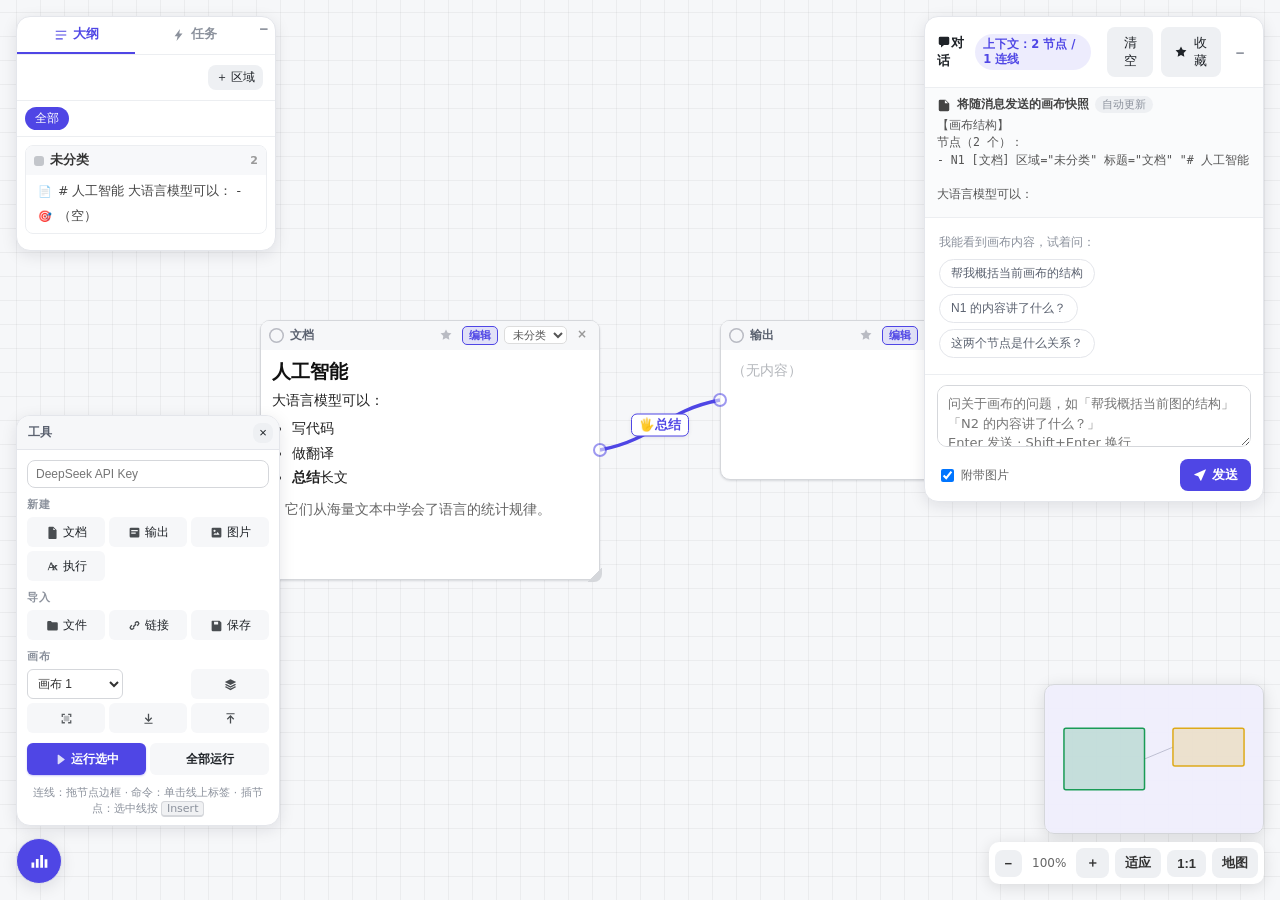
<file: index.html>
<!DOCTYPE html>
<html lang="zh-CN">
<head>
<meta charset="UTF-8" />
<meta name="viewport" content="width=device-width, initial-scale=1.0, maximum-scale=1.0, user-scalable=no, viewport-fit=cover" />
<meta name="mobile-web-app-capable" content="yes" />
<meta name="apple-mobile-web-app-capable" content="yes" />
<meta name="apple-mobile-web-app-status-bar-style" content="black-translucent" />
<title>MutipleChat · 节点画布</title>
<link rel="stylesheet" href="./styles.css" />
</head>
<body>

<div id="stage">
  <div id="canvasWrap">
    <div id="toast"></div>
    <!-- 空画布引导：无节点时显示，只有一个按钮吃指针事件 -->
    <div id="emptyHint" hidden>
      <div class="eh-card">
        <div class="eh-title">画布是空的</div>
        <ol class="eh-steps">
          <li>新建一个<b>文档节点</b>，写下你想处理的内容</li>
          <li>从节点<b>边框</b>拖出连线，连到另一个节点</li>
          <li>点击连线中间的标签写命令，按 <kbd>Alt</kbd>+<kbd>Enter</kbd> 执行</li>
        </ol>
        <div class="eh-actions">
          <button id="emptyAddDoc">＋ 新建文档节点</button>
          <button class="ghost" id="emptyImport">导入文件</button>
        </div>
      </div>
    </div>
    <!-- 框选模式提示条：进入框选才显示 -->
    <div id="selectHint" hidden>⬚ 拖拽框选要收藏的节点与连线 · Esc 取消</div>
    <div id="canvas">
      <div id="world">
        <svg id="edges"></svg>
      </div>
      <!-- 框选遮罩：相对 #canvas 定位，屏幕坐标（不随缩放） -->
      <div id="selectBox" hidden></div>
    </div>
    <div id="minimap"><canvas></canvas></div>
    <div id="viewctl">
      <button id="zoomOut" title="缩小">−</button>
      <span id="zoomLabel">100%</span>
      <button id="zoomIn" title="放大">＋</button>
      <button id="fit" title="适应全部内容">适应</button>
      <button id="reset1" title="100% 居中">1:1</button>
      <button id="toggleMap" title="显示/隐藏小地图">地图</button>
    </div>
    <!-- 工具栏：悬浮面板，默认贴左下；头部可拖拽，× 收起（回到悬浮球） -->
    <div id="toolbar">
      <div class="tb-head">
        <span class="tb-title">工具</span>
        <span class="tb-spacer"></span>
        <button class="ghost icon-only tb-fold" id="toolbarFold" title="收起工具栏">×</button>
      </div>
      <div class="tb-body">
      <input id="apiKey" class="key" type="password" placeholder="DeepSeek API Key" autocomplete="off" />
      <!-- 分组：新建 | 导入 | 画布 | 数据 | 运行（紧凑图标网格，主操作独占一行） -->
      <div class="tb-section">
        <div class="tb-label">新建</div>
        <div class="tb-group">
          <button class="ghost" id="addDoc" title="新建文档节点"><i class="ic ic-doc"></i>文档</button>
          <button class="ghost" id="addOutput" title="新建输出节点"><i class="ic ic-out"></i>输出</button>
          <button class="ghost" id="addImg" title="新建图片节点"><i class="ic ic-img"></i>图片</button>
          <button class="ghost" id="addExec" title="新建执行节点"><i class="ic ic-run"></i>执行</button>
        </div>
      </div>
      <div class="tb-section">
        <div class="tb-label">导入</div>
        <div class="tb-group">
          <button class="ghost" id="importFiles" title="导入本地文件为文档节点"><i class="ic ic-file"></i>文件</button>
          <button class="ghost" id="importUrl" title="抓取网页正文为文档节点"><i class="ic ic-link"></i>链接</button>
          <button class="ghost" id="saveCanvas" title="保存到本地"><i class="ic ic-save"></i>保存</button>
        </div>
      </div>
      <div class="tb-section">
        <div class="tb-label">画布</div>
        <div class="tb-group">
          <select id="canvasPicker" title="切换画布"></select>
          <button class="ghost icon-only" id="canvasMenu" title="画布管理"><i class="ic ic-stack"></i></button>
          <button class="ghost icon-only" id="favSubgraph" title="框选一部分节点和连线收藏"><i class="ic ic-select"></i></button>
          <button class="ghost icon-only" id="exportJson" title="导出为 JSON 文件"><i class="ic ic-down"></i></button>
          <button class="ghost icon-only" id="importJson" title="从 JSON 文件导入"><i class="ic ic-up"></i></button>
        </div>
      </div>
      <div class="tb-section">
        <div class="tb-group tb-run">
          <button id="runSel" title="运行选中的连线或节点（Alt+Enter）"><i class="ic ic-play"></i>运行选中</button>
          <button class="ghost" id="runAll" title="按拓扑顺序运行整张画布">全部运行</button>
        </div>
      </div>
      <input type="file" id="filePicker" multiple style="display:none"
             accept=".txt,.md,.markdown,.csv,.json,.log,.js,.ts,.py,.html,.css,.xml,.yaml,.yml,image/*" />
      <input type="file" id="jsonPicker" accept=".json" style="display:none" />
      <span id="hint">
        连线：拖节点边框 · 命令：单击线上标签 · 插节点：选中线按 <kbd>Insert</kbd>
      </span>
      </div>
    </div>
    <!-- 悬浮球：工具栏收起后的入口 -->
    <button id="toolbarFab" title="打开工具栏（≡）" aria-label="打开工具栏"><i class="ic ic-tools"></i></button>
    <!-- 画布管理浮层：由 #canvasMenu 切换显示，位置在 JS 里贴着按钮算 -->
    <div id="canvasPanel" role="menu" aria-label="画布管理">
      <div class="cp-title">当前：<span id="cpCurrent">—</span></div>
      <button id="cpNew">＋ 新建画布</button>
      <button id="cpRename">✏ 重命名当前</button>
      <button id="cpDuplicate">⧉ 复制当前</button>
      <button id="cpDelete" class="danger">删除当前</button>
    </div>

    <aside id="outline">
    <div class="ol-tabs">
      <span class="ol-tab active" data-tab="outline"><i class="ic ic-outline"></i>大纲</span>
      <span class="ol-tab" data-tab="tasks"><i class="ic ic-task"></i>任务</span>
      <!-- 折叠按钮：折叠后只剩这一行标题栏（浮窗可拖拽，不再挪出屏幕） -->
      <button class="panel-fold" id="olClose" title="折叠/展开大纲">−</button>
    </div>
    <div class="ol-pane" id="paneOutline">
      <div class="ol-head">
        <span class="spacer"></span>
        <button class="ghost small" id="addZone">＋ 区域</button>
      </div>
      <div id="levelFilter"></div>
      <div class="ol-body" id="outlineBody"></div>
    </div>
    <div class="ol-pane" id="paneTasks" style="display:none">
      <div class="ol-head">
        <span class="spacer"></span>
        <button class="ghost small" id="addTask">＋ 新建任务</button>
      </div>
      <div class="ol-body" id="taskBody"></div>
    </div>
  </aside>

    <aside id="sidebar">
    <div class="sb-head">
      <span><i class="ic ic-chat"></i>对话</span>
      <span class="chip" id="ctxChip">上下文：0 节点</span>
      <span class="spacer"></span>
      <button class="ghost" id="clearChat" title="清空对话">清空</button>
      <button class="ghost" id="openFavorites" title="收藏（节点）"><i class="ic ic-star"></i>收藏</button>
      <button class="panel-fold" id="sbClose" title="折叠/展开对话">−</button>
    </div>
    <!-- 收藏面板：查阅优先（只读预览），预览里的按钮才导入到画布 -->
    <div id="favPanel" hidden>
      <div class="fav-bar">
        <span>收藏（节点）</span>
        <span class="spacer"></span>
        <button class="ghost" id="favPullChatTool" title="从 ChatTool 拉取收藏，先收进左侧列表；再逐条或全部导入画布">从 ChatTool 拉取</button>
        <button class="ghost" id="favPullAll" title="把收藏里所有 ChatTool 卡片导入到当前画布">全部导入</button>
        <button class="ghost" id="favClose" title="关闭">×</button>
      </div>
      <div id="favList"></div>
      <div id="favPreview"><div class="fav-empty">选择左边一条收藏查看</div></div>
    </div>
    <div class="sb-body">
      <div id="snapshot">
        <div class="snap-title"><i class="ic ic-clip"></i>将随消息发送的画布快照 <span class="snap-sub">自动更新</span></div>
        <pre id="snapText">（空画布）</pre>
        <div class="thumbs" id="snapThumbs"></div>
      </div>
      <div id="msgs">
        <!-- 空态引导：由 chat.js 在无消息时显示；点击只填入输入框，不自动发送 -->
        <div id="chatEmpty">
          <div class="ce-title">我能看到画布内容，试着问：</div>
          <button class="ce-chip" data-fill="帮我概括当前画布的结构">帮我概括当前画布的结构</button>
          <button class="ce-chip" data-fill="N1 的内容讲了什么？">N1 的内容讲了什么？</button>
          <button class="ce-chip" data-fill="画布上这两个节点之间是什么关系？">这两个节点是什么关系？</button>
        </div>
      </div>
      <div class="sb-input">
        <textarea id="chatInput" placeholder="问关于画布的问题，如「帮我概括当前图的结构」「N2 的内容讲了什么？」&#10;Enter 发送 · Shift+Enter 换行"></textarea>
        <div class="sb-actions">
          <label><input type="checkbox" id="includeImages" checked> 附带图片</label>
          <span class="grow"></span>
          <button id="sendMsg"><i class="ic ic-send"></i>发送</button>
        </div>
      </div>
    </div>
  </aside>
  </div>
</div>


<script type="module" src="./js/main.js"></script>
</body>
</html>
</file>
<file: styles.css>
/* =======================================================================
     设计 token
     -----------------------------------------------------------------------
     分三层，改主题只改这里：
       1) 品牌色（accent / -weak / -hover）
       2) 中性层级（surface 面 → subtle 次级面 → line 线 → ink 文字三级）
       3) 语义色（ok / warn / danger）+ 阴影/圆角/动效时长
     为什么保留 --border / --bg / --node-bg / --line 旧名：
     全文件已有 ~50 处引用，一次性改名会把这次改动变成不可读的大 diff。
     旧名 = 新 token 的别名，新代码一律用新名。
     ======================================================================= */
  :root {
    /* 品牌色 */
    --accent: #4f46e5;
    --accent-hover: #4338ca;
    --accent-weak: #eef2ff;
    --accent-weak-2: rgba(79,70,229,.12);

    /* 中性层级 */
    --surface: #ffffff;
    --surface-2: #fafbfc;
    --subtle: #f6f7f9;
    --subtle-2: #eef0f3;
    --subtle-3: #e2e5ea;
    --line: #9aa0a6;          /* 连线/强分隔 */
    --line-2: #e4e6eb;        /* 卡片描边 */
    --ink: #1f2328;
    --ink-2: #5b6270;
    --ink-3: #8b919c;

    /* 语义色 */
    --ok: #16a34a;
    --ok-weak: #ecfdf5;
    --warn: #f59e0b;
    --danger: #dc2626;

    /* 阴影 / 圆角 / 动效 */
    --sh-1: 0 1px 2px rgba(16,24,40,.06), 0 1px 3px rgba(16,24,40,.08);
    --sh-2: 0 4px 16px rgba(16,24,40,.10);
    --sh-3: 0 12px 32px rgba(16,24,40,.16);
    --r-1: 6px;
    --r-2: 10px;
    --r-3: 14px;
    --dur: .15s;

    /* 旧名别名（勿在新代码里使用） */
    --bg: var(--subtle);
    --node-bg: var(--surface);
    --border: #d5d7db;
  }

  /* =======================================================================
     图标：mask-image 绘制，随文字颜色变化，不依赖任何 Emoji 字体
     -----------------------------------------------------------------------
     之前工具栏用 📂 💾 ⬚ 🗂 等字符，在没有彩色 Emoji 字体的设备上
     直接渲染成 ☒ 豆腐块（三档截图均实测复现）。改成 CSS mask 后：
       · 矢量，任意 DPI 清晰；
       · 用 currentColor 着色，图标自动跟按钮 hover/禁用变色；
       · 降级安全：mask 不支持时只剩一块透明，文字标签仍在。
     ======================================================================= */
  .ic {
    display: inline-block; width: 14px; height: 14px;
    flex: none; vertical-align: -2px;
    background-color: currentColor;
    -webkit-mask-repeat: no-repeat; mask-repeat: no-repeat;
    -webkit-mask-position: center; mask-position: center;
    -webkit-mask-size: contain; mask-size: contain;
  }
  button .ic { margin-right: 5px; }
  button.icon-only { padding: 7px 9px; }
  button.icon-only .ic { margin-right: 0; }

  .ic-doc { -webkit-mask-image: var(--ic-doc); mask-image: var(--ic-doc); }
  .ic-out { -webkit-mask-image: var(--ic-out); mask-image: var(--ic-out); }
  .ic-img { -webkit-mask-image: var(--ic-img); mask-image: var(--ic-img); }
  .ic-run { -webkit-mask-image: var(--ic-run); mask-image: var(--ic-run); }
  .ic-play { -webkit-mask-image: var(--ic-play); mask-image: var(--ic-play); }
  .ic-file { -webkit-mask-image: var(--ic-file); mask-image: var(--ic-file); }
  .ic-link { -webkit-mask-image: var(--ic-link); mask-image: var(--ic-link); }
  .ic-save { -webkit-mask-image: var(--ic-save); mask-image: var(--ic-save); }
  .ic-stack{ -webkit-mask-image: var(--ic-stack); mask-image: var(--ic-stack); }
  .ic-tools { -webkit-mask-image: var(--ic-tools); mask-image: var(--ic-tools); }
  .ic-select{-webkit-mask-image: var(--ic-select); mask-image: var(--ic-select); }
  .ic-down { -webkit-mask-image: var(--ic-down); mask-image: var(--ic-down); }
  .ic-up   { -webkit-mask-image: var(--ic-up); mask-image: var(--ic-up); }
  .ic-chat { -webkit-mask-image: var(--ic-chat); mask-image: var(--ic-chat); }
  .ic-star { -webkit-mask-image: var(--ic-star); mask-image: var(--ic-star); }
  .ic-outline{-webkit-mask-image: var(--ic-outline); mask-image: var(--ic-outline); }
  .ic-task {-webkit-mask-image: var(--ic-task); mask-image: var(--ic-task); }
  .ic-clip {-webkit-mask-image: var(--ic-clip); mask-image: var(--ic-clip); }
  .ic-send {-webkit-mask-image: var(--ic-send); mask-image: var(--ic-send); }

  :root {
    /* 16×16 viewBox 的描边图形，stroke 用 currentColor 的写法不易放进 data URI
       （mask 只看 alpha），所以这里统一用 fill 的实心剪影，单色更清晰。 */
    --ic-doc: url("data:image/svg+xml,%3Csvg xmlns='http://www.w3.org/2000/svg' viewBox='0 0 16 16'%3E%3Cpath d='M4 1h5l4 4v10a1 1 0 0 1-1 1H4a1 1 0 0 1-1-1V2a1 1 0 0 1 1-1zm5 1.5V5h2.5L9 2.5zM5.5 8h5v1.2h-5V8zm0 2.6h5v1.2h-5v-1.2z'/%3E%3C/svg%3E");
    --ic-out: url("data:image/svg+xml,%3Csvg xmlns='http://www.w3.org/2000/svg' viewBox='0 0 16 16'%3E%3Cpath d='M2 3.5A1.5 1.5 0 0 1 3.5 2h9A1.5 1.5 0 0 1 14 3.5v9a1.5 1.5 0 0 1-1.5 1.5h-9A1.5 1.5 0 0 1 2 12.5v-9zM4 5v1.4h8V5H4zm0 3v1.4h5.5V8H4z'/%3E%3C/svg%3E");
    --ic-img: url("data:image/svg+xml,%3Csvg xmlns='http://www.w3.org/2000/svg' viewBox='0 0 16 16'%3E%3Cpath d='M2 3.5A1.5 1.5 0 0 1 3.5 2h9A1.5 1.5 0 0 1 14 3.5v9a1.5 1.5 0 0 1-1.5 1.5h-9A1.5 1.5 0 0 1 2 12.5v-9zm2.2 7.3h7.6L9.4 7.3 7.5 9.7 6.3 8.4 4.2 10.8zM5.6 4.6a1.35 1.35 0 1 0 0 2.7 1.35 1.35 0 0 0 0-2.7z'/%3E%3C/svg%3E");
    --ic-run: url("data:image/svg+xml,%3Csvg xmlns='http://www.w3.org/2000/svg' viewBox='0 0 16 16'%3E%3Cpath d='M2 12.5 5.5 3h1.8l3.5 9.5H9l-.9-2.6H4.1l-.9 2.6H2zm2.6-4h3.2L6.2 4.9 4.6 8.5zM11.4 6h2.9l-2.4 3 2.6 3.5h-2.1L10.5 9.9 9.1 12.5H7.2L9.7 9.5 7.4 6h2l1.2 2L11.4 6z'/%3E%3C/svg%3E");
    --ic-play: url("data:image/svg+xml,%3Csvg xmlns='http://www.w3.org/2000/svg' viewBox='0 0 16 16'%3E%3Cpath d='M4.5 2.8a.8.8 0 0 1 1.22-.67l7 5.2a.8.8 0 0 1 0 1.34l-7 5.2A.8.8 0 0 1 4.5 13.2V2.8z'/%3E%3C/svg%3E");
    --ic-file: url("data:image/svg+xml,%3Csvg xmlns='http://www.w3.org/2000/svg' viewBox='0 0 16 16'%3E%3Cpath d='M1.5 4A1.5 1.5 0 0 1 3 2.5h3l1.4 1.6H13A1.5 1.5 0 0 1 14.5 5.6v6.9A1.5 1.5 0 0 1 13 14H3a1.5 1.5 0 0 1-1.5-1.5V4z'/%3E%3C/svg%3E");
    --ic-link: url("data:image/svg+xml,%3Csvg xmlns='http://www.w3.org/2000/svg' viewBox='0 0 16 16'%3E%3Cpath d='M6.3 9.9a.9.9 0 0 1 0-1.3l2.4-2.4a.9.9 0 1 1 1.3 1.3L7.6 9.9a.9.9 0 0 1-1.3 0z'/%3E%3Cpath d='M9.2 3.4a2.9 2.9 0 0 1 4.1 4.1l-1.5 1.5-1.2-1.2 1.4-1.4A1.2 1.2 0 1 0 10.3 4.7L9 6 7.8 4.8 9.2 3.4zM6.8 12.6a2.9 2.9 0 0 1-4.1-4.1l1.5-1.5 1.2 1.2-1.4 1.4a1.2 1.2 0 0 0 1.7 1.7L7 9.9l1.2 1.2-1.4 1.5z'/%3E%3C/svg%3E");
    --ic-save: url("data:image/svg+xml,%3Csvg xmlns='http://www.w3.org/2000/svg' viewBox='0 0 16 16'%3E%3Cpath d='M2.5 2h9.2L14 4.3v9.2A1.5 1.5 0 0 1 12.5 15h-9A1.5 1.5 0 0 1 2 13.5v-10A1.5 1.5 0 0 1 2.5 2zM5 3.5v3.2h5V3.5H5zM4.5 9.2h7v4.3h-7V9.2z'/%3E%3C/svg%3E");
    --ic-stack: url("data:image/svg+xml,%3Csvg xmlns='http://www.w3.org/2000/svg' viewBox='0 0 16 16'%3E%3Cpath d='M8 1.4 15 5 8 8.6 1 5l7-3.6z'/%3E%3Cpath d='m2.6 7.4 1.4.7L8 10.1l4-2 1.4-.7L15 8.3 8 12 1 8.3l1.6-.9z'/%3E%3Cpath d='m2.6 10.3 1.4.7L8 13l4-2 1.4-.7L15 11.2 8 15l-7-3.8 1.6-.9z'/%3E%3C/svg%3E");
    --ic-select: url("data:image/svg+xml,%3Csvg xmlns='http://www.w3.org/2000/svg' viewBox='0 0 16 16'%3E%3Cpath d='M2 2h4v1.6H3.6V6H2V2zm8 0h4v4h-1.6V3.6H10V2zM2 10h1.6v2.4H6V14H2v-4zm10.4 0H14v4h-4v-1.6h2.4V10z' opacity='.9'/%3E%3Cpath d='M4.6 4.6h6.8v6.8H4.6z' opacity='.35'/%3E%3C/svg%3E");
    --ic-down: url("data:image/svg+xml,%3Csvg xmlns='http://www.w3.org/2000/svg' viewBox='0 0 16 16'%3E%3Cpath d='M7.2 2h1.6v7.1l2.6-2.6 1.1 1.1L8 12.2 3.5 7.6l1.1-1.1 2.6 2.6V2zM3 13.2h10V14.6H3v-1.4z'/%3E%3C/svg%3E");
    --ic-up: url("data:image/svg+xml,%3Csvg xmlns='http://www.w3.org/2000/svg' viewBox='0 0 16 16'%3E%3Cpath d='M7.2 14h1.6V6.9l2.6 2.6 1.1-1.1L8 3.8 3.5 8.4l1.1 1.1 2.6-2.6V14zM3 1.4h10V2.8H3V1.4z'/%3E%3C/svg%3E");
    --ic-chat: url("data:image/svg+xml,%3Csvg xmlns='http://www.w3.org/2000/svg' viewBox='0 0 16 16'%3E%3Cpath d='M2 3.6A1.6 1.6 0 0 1 3.6 2h8.8A1.6 1.6 0 0 1 14 3.6v6.2a1.6 1.6 0 0 1-1.6 1.6H8l-3.4 3v-3H3.6A1.6 1.6 0 0 1 2 9.8V3.6z'/%3E%3C/svg%3E");
    --ic-star: url("data:image/svg+xml,%3Csvg xmlns='http://www.w3.org/2000/svg' viewBox='0 0 16 16'%3E%3Cpath d='m8 1.6 1.9 3.9 4.3.6-3.1 3 .7 4.3L8 11.4l-3.8 2 .7-4.3-3.1-3 4.3-.6L8 1.6z'/%3E%3C/svg%3E");
    --ic-outline: url("data:image/svg+xml,%3Csvg xmlns='http://www.w3.org/2000/svg' viewBox='0 0 16 16'%3E%3Cpath d='M2 3h12v1.4H2V3zm0 4.3h12v1.4H2V7.3zM2 11.6h8v1.4H2v-1.4z'/%3E%3C/svg%3E");
    --ic-task: url("data:image/svg+xml,%3Csvg xmlns='http://www.w3.org/2000/svg' viewBox='0 0 16 16'%3E%3Cpath d='M9.2 1.2 3 9.3h3.4L5.2 14.8 12 6.4H8.3l.9-5.2z'/%3E%3C/svg%3E");
    --ic-clip: url("data:image/svg+xml,%3Csvg xmlns='http://www.w3.org/2000/svg' viewBox='0 0 16 16'%3E%3Cpath d='M3.5 2h6.2L14 6.3v7.2A1.5 1.5 0 0 1 12.5 15h-9A1.5 1.5 0 0 1 2 13.5v-10A1.5 1.5 0 0 1 3.5 2zM9 2.4V6h3.6L9 2.4z'/%3E%3C/svg%3E");
    --ic-tools: url("data:image/svg+xml,%3Csvg xmlns='http://www.w3.org/2000/svg' viewBox='0 0 16 16'%3E%3Cpath d='M2 9.2h2.2v4.2H2V9.2zm3.5-2.8h2.2v7H5.5v-7zM9 3.2h2.2v10.2H9V3.2zM12.5 6.6h2.2v6.8h-2.2V6.6z'/%3E%3C/svg%3E");
    --ic-send: url("data:image/svg+xml,%3Csvg xmlns='http://www.w3.org/2000/svg' viewBox='0 0 16 16'%3E%3Cpath d='M1.7 7.1 14 1.6a.5.5 0 0 1 .66.65L9.4 14.3a.5.5 0 0 1-.93.03L6.3 9.9a.8.8 0 0 0-.4-.4L1.68 8.03a.5.5 0 0 1 .02-.93z'/%3E%3C/svg%3E");
  }
  * { box-sizing: border-box; }
  html, body { margin: 0; height: 100%; overflow: hidden;
    font-family: system-ui, -apple-system, "Segoe UI", "PingFang SC", sans-serif; }
  body { background: var(--bg); }

  #canvas { position: absolute; inset: 0; overflow: hidden; cursor: default; touch-action: none; }
  #canvas.panning { cursor: grabbing; }

  /* ---------- 框选收藏 ---------- */
  /* 框选模式下鼠标变十字，且不要触发画布平移的 grab 光标 */
  #canvas.selecting { cursor: crosshair; }
  #selectBox {
    position: absolute; pointer-events: none; z-index: 5;
    border: 1.5px dashed var(--accent);
    background: rgba(79,70,229,.10);
    border-radius: 4px;
  }
  #selectBox[hidden] { display: none; }
  #selectHint {
    position: absolute; left: 50%; top: 12px; transform: translateX(-50%);
    z-index: 35; pointer-events: none;
    background: rgba(17,24,39,.88); color: #fff;
    font-size: 12px; padding: 6px 12px; border-radius: 999px;
    white-space: nowrap;
  }
  #selectHint[hidden] { display: none; }

  /* ---------- 空画布引导 ---------- */
  /* 整层不吃指针（画布要能继续拖），只有按钮恢复 auto。
     否则首屏会变成「点了空白处却拖不动画布」。 */
  #emptyHint {
    position: absolute; inset: 0; z-index: 12;
    display: flex; align-items: center; justify-content: center;
    pointer-events: none;
    opacity: 0; transition: opacity var(--dur);
  }
  /* [hidden] 必须压过上方的 display:flex，否则空态永远在 */
  #emptyHint[hidden] { display: none; }
  #emptyHint.show { opacity: 1; }
  #emptyHint .eh-card {
    width: min(420px, calc(100% - 48px));
    background: var(--surface); border: 1px solid var(--line-2);
    border-radius: var(--r-3); box-shadow: var(--sh-2);
    padding: 20px 22px; pointer-events: none;
  }
  #emptyHint .eh-title {
    font-size: 16px; font-weight: 700; color: var(--ink); margin-bottom: 10px;
  }
  #emptyHint .eh-steps {
    margin: 0 0 16px; padding-left: 1.3em;
    font-size: 13px; line-height: 1.85; color: var(--ink-2);
  }
  #emptyHint .eh-steps b { color: var(--ink); font-weight: 600; }
  #emptyHint .eh-actions { display: flex; gap: 8px; }
  #emptyHint .eh-actions button { pointer-events: auto; }
  #emptyHint kbd { pointer-events: none; }
  /* 面板里的子图预览 */
  .fav-sub-line { font-size: 11px; color: #888; margin: -4px 0 8px; }
  .fav-node-row {
    padding: 7px 8px; border: 1px solid #eceef1; border-radius: 8px;
    margin-bottom: 6px;
  }
  .fav-node-head { display: flex; align-items: center; gap: 6px; margin-bottom: 3px; }
  .fav-tag {
    font-size: 10px; color: #4f46e5; background: #eef2ff;
    padding: 1px 5px; border-radius: 4px;
  }
  .fav-node-title { font-size: 12px; font-weight: 600; color: #333; }
  .fav-sub-md { font-size: 12px; color: #555; max-height: 120px; overflow: auto; }
  .fav-dim { color: #999; font-size: 12px; }
  .fav-edge-row {
    font-size: 12px; color: #333; padding: 3px 0;
    border-bottom: 1px dashed #f0f1f3;
  }

  /* 布局：画布区 + 右侧侧边栏（flex） */
  /* overflow: hidden —— 折叠的侧栏用 transform 移出屏幕但仍占布局宽度，
     不在 stage 裁剪的话溢出会传到 html，整页出现水平滚动条。 */
  #stage { position: absolute; inset: 0; display: flex; overflow: hidden; }
  #canvasWrap { position: relative; flex: 1 1 auto; min-width: 0; overflow: hidden; }
  #canvasWrap.dropping::after {
    content: '松开以导入文件'; position: absolute; inset: 12px; z-index: 40;
    border: 3px dashed var(--accent); border-radius: 14px;
    display: flex; align-items: center; justify-content: center;
    font-size: 18px; font-weight: 700; color: var(--accent);
    background: rgba(79,70,229,.06); pointer-events: none;
  }

  /* =======================================================================
     悬浮面板（大纲 / 对话 / 工具栏）
     -----------------------------------------------------------------------
     三块面板都是 #canvasWrap 内的 absolute 元素，不占文档流：
     画布始终满宽，位置由 floating.js 拖拽并持久化。
     抽屉/互斥那套（78vw 移出屏幕、body:has() 隐藏 toggle）已彻底删除。
     ======================================================================= */
  #outline, #sidebar, #toolbar {
    position: absolute;
    background: var(--surface);
    border: 1px solid var(--line-2);
    border-radius: var(--r-3);
    box-shadow: var(--sh-2);
    display: flex; flex-direction: column; min-width: 0;
    overflow: hidden;
    z-index: 40;
  }
  #outline { left: 16px; top: 16px; width: 260px; max-height: calc(100% - 32px); }
  #sidebar  { right: 16px; top: 16px; width: 340px; max-height: calc(100% - 32px); }
  /* 折叠：只留头部那条标题栏，left/top 不变 → 仍然可以拖 */
  #outline.collapsed, #sidebar.collapsed, #toolbar.collapsed { max-height: none; }
  #outline.collapsed > *:not(.ol-tabs),
  #sidebar.collapsed > *:not(.sb-head),
  #toolbar.collapsed > *:not(.tb-head) { display: none !important; }
  /* 拖动中禁用过渡与文字选中，避免闪烁 */
  #outline.dragging, #sidebar.dragging, #toolbar.dragging {
    transition: none; user-select: none; z-index: 55; box-shadow: var(--sh-3);
  }

  /* 面板折叠按钮（原 drawer-close） */
  .panel-fold {
    flex: none; width: 22px; height: 22px; line-height: 1;
    border: 0; border-radius: var(--r-1); background: transparent;
    color: var(--ink-3); font-size: 15px; cursor: pointer; padding: 0;
  }
  .panel-fold:hover { background: var(--subtle-3); color: var(--ink); }
  /* 折叠后按钮变成「＋」，提示可以再展开 */
  .ol-tab { cursor: grab; }
  .ol-tabs, .sb-head, .tb-head { cursor: grab; touch-action: none; }
  #outline.dragging .ol-tabs, #sidebar.dragging .sb-head, #toolbar.dragging .tb-head { cursor: grabbing; }
  #outline.collapsed .ol-tab { cursor: pointer; }
  #outline.collapsed #olClose, #sidebar.collapsed #sbClose { transform: none; }
  .ol-head {
    display: flex; align-items: center; gap: 6px;
    padding: 10px 12px; border-bottom: 1px solid #eceef1;
    font-size: 13px; font-weight: 700; color: #333;
  }
  .ol-head .spacer { flex: 1; }
  .ol-body { flex: 1; overflow-y: auto; padding: 8px; font-size: 12.5px; }

  /* 左侧 Tab */
  .ol-tabs {
    display: flex; border-bottom: 1px solid #eceef1; flex: none;
  }
  .ol-tab {
    flex: 1; text-align: center; padding: 9px 6px; font-size: 12.5px;
    font-weight: 600; color: var(--ink-3); cursor: pointer; user-select: none;
    border-bottom: 2px solid transparent;
    display: inline-flex; align-items: center; justify-content: center;
    transition: color var(--dur), background-color var(--dur);
  }
  .ol-tab .ic { margin-right: 5px; }
  .ol-tab:hover { background: #f7f8fa; color: #333; }
  .ol-tab.active { color: var(--accent); border-bottom-color: var(--accent); }
  .ol-pane { flex: 1; display: flex; flex-direction: column; min-height: 0; }

  /* 任务卡片 */
  .task-card {
    border: 1px solid #eceef1; border-radius: 8px; margin-bottom: 8px; overflow: hidden;
  }
  .task-card.active { border-color: var(--accent); box-shadow: 0 0 0 2px rgba(79,70,229,.12); }
  .task-head {
    display: flex; align-items: center; gap: 6px; padding: 7px 8px;
    background: #f7f8fa; cursor: pointer; font-weight: 600; color: #333;
  }
  .task-head:hover { background: #eef0f4; }
  .task-head .tname { flex: 1; white-space: nowrap; overflow: hidden; text-overflow: ellipsis; }
  .task-head .tcount { font-size: 11px; color: #999; }
  .task-head .trun {
    font-size: 11px; padding: 2px 8px; border-radius: 999px;
    background: var(--accent); color: #fff; font-weight: 600;
  }
  .task-head .trun:hover { filter: brightness(1.1); }
  .task-lines { padding: 5px 8px 8px; }
  .task-line {
    display: flex; align-items: center; gap: 5px; font-size: 11.5px;
    color: #555; padding: 2px 0; cursor: pointer;
  }
  .task-line:hover { color: var(--accent); }
  .task-line input { margin: 0; }
  .task-empty { color: #b3b6bb; font-size: 12px; padding: 8px; font-style: italic; }
  .task-actions { display: flex; gap: 6px; padding: 0 8px 8px; }
  .task-actions button { padding: 3px 8px; font-size: 11px; background: #eef0f3; color: #444; }
  .task-actions button:hover { background: #e2e5ea; }
  .task-actions button.danger { color: #dc2626; }
  /* 连线标签上的“属于任务”标记 */
  .edge-label .task-dot { color: #f59e0b; margin-left: 4px; font-size: 10px; }

  /* 大纲条目 */
  .ol-zone { margin-bottom: 8px; border: 1px solid #eceef1; border-radius: 8px; overflow: hidden; }
  .ol-zone-head {
    display: flex; align-items: center; gap: 6px; padding: 6px 8px;
    background: #f7f8fa; cursor: pointer; font-weight: 600; color: #333;
  }
  .ol-zone-head:hover { background: #eef0f4; }
  .ol-zone-head .zcolor { width: 10px; height: 10px; border-radius: 3px; flex: none; }
  .ol-zone-head .ztitle { flex: 1; white-space: nowrap; overflow: hidden; text-overflow: ellipsis; }
  .ol-zone-head .zcount { font-size: 11px; color: #999; }
  .ol-items { padding: 4px; }
  .ol-item {
    display: flex; align-items: center; gap: 6px; padding: 4px 8px;
    border-radius: 6px; cursor: pointer; color: #444;
  }
  .ol-item:hover { background: #f0f1f4; }
  .ol-item.active { background: rgba(79,70,229,.12); color: var(--accent); font-weight: 600; }
  .ol-item .ikind { font-size: 11px; }
  .ol-item .iname { flex: 1; white-space: nowrap; overflow: hidden; text-overflow: ellipsis; }
  .ol-empty { color: #b3b6bb; font-size: 12px; padding: 8px; font-style: italic; }

  /* 层级过滤器 */
  #levelFilter {
    display: flex; gap: 4px; flex-wrap: wrap; padding: 6px 8px;
    border-bottom: 1px solid #eceef1;
  }
  .lvl-btn {
    font-size: 11.5px; padding: 3px 9px; border-radius: 999px;
    background: #eef0f3; color: #555; cursor: pointer; border: 1px solid transparent;
    white-space: nowrap;
  }
  .lvl-btn:hover { background: #e2e5ea; }
  .lvl-btn.active { background: var(--accent); color: #fff; }


  /* ---------- 区域（Zone）---------- */
  .zone {
    position: absolute; z-index: 0;
    border-radius: 14px; border: 2px dashed;
    pointer-events: none;
    transition: box-shadow .12s, background-color .12s;
  }
  /* 拖动节点时的候选归属区域：描边加亮，松手就会归到这里 */
  .zone.drop-target {
    box-shadow: 0 0 0 3px rgba(79,70,229,.35) inset, 0 0 18px rgba(79,70,229,.25);
    border-style: solid;
  }
  .zone .zone-bar {
    position: absolute; left: 0; top: 0; right: 0;
    display: flex; align-items: center; gap: 6px;
    padding: 4px 10px; border-radius: 12px 12px 0 0;
    font-size: 12px; font-weight: 700; color: #fff;
    pointer-events: auto; cursor: grab; user-select: none;
  }
  .zone .zone-bar:active { cursor: grabbing; }
  .zone .zone-title { flex: 1; white-space: nowrap; overflow: hidden; text-overflow: ellipsis; }
  .zone .zone-close {
    width: 16px; height: 16px; line-height: 14px; text-align: center;
    border-radius: 4px; cursor: pointer; opacity: .85;
  }
  .zone .zone-close:hover { background: rgba(255,255,255,.3); opacity: 1; }
  .zone .zone-resize {
    position: absolute; right: 0; bottom: 0; width: 16px; height: 16px;
    cursor: nwse-resize; pointer-events: auto;
  }
  /* 层级过滤时淡出不属于当前区域的内容 */
  .dim { opacity: .12; pointer-events: none !important; }
  .zone.dim { opacity: .06; }

  /* ---------- 执行节点 ---------- */
  .node[data-kind="exec"] {
    border-color: #7c3aed;
    box-shadow: 0 3px 14px rgba(124,58,237,.18);
  }
  .node[data-kind="exec"] .bar { background: #ede9fe; color: #5b21b6; }
  .node[data-kind="exec"] .dot { background: #7c3aed; }
  .node .exec-prompt {
    /* 提示词区固定高度、不参与伸缩：结果区再长也不挤它 */
    flex: 0 0 auto; height: 64px; min-height: 64px;
    width: 100%; border: 0; outline: none; resize: none;
    padding: 8px 9px; font-size: 13px; line-height: 1.5;
    font-family: inherit; background: transparent; color: #222;
    border-bottom: 1px dashed #ddd;
    overflow-y: auto; overscroll-behavior: contain; scrollbar-width: thin;
  }
  .node .exec-prompt::placeholder { color: #b3b6bb; }
  .node .exec-out {
    flex: 1 1 0; min-height: 0; min-width: 0;
    padding: 8px 9px; font-size: 13px; line-height: 1.5;
    white-space: pre-wrap; overflow-wrap: anywhere; word-break: break-word;
    overflow-y: auto; overscroll-behavior: contain; scrollbar-width: thin;
    color: #333; background: #faf9ff;
  }
  .node .exec-out.empty::before { content: "（执行结果）"; color: #b3b6bb; }
  .node .exec-inlabel {
    flex: 0 0 auto;
    font-size: 10.5px; color: #8b5cf6; padding: 2px 9px 0; font-weight: 600;
  }
  /* 区域选择器（节点标题栏内）*/
  .node .zone-pick {
    /* flex: none —— 否则它会抢走 .title 的弹性空间，
       导致标题栏中央被下拉占据，拖拽起手点不到拖动区 */
    flex: none;
    font-size: 11px; border: 1px solid #ddd; border-radius: 5px;
    padding: 1px 4px; max-width: 78px; background: #fff; color: #555; cursor: pointer;
  }

  /* world：所有内容的坐标容器，通过 transform 实现缩放平移 */
  #world {
    position: absolute; left: 0; top: 0;
    transform-origin: 0 0;
    width: 0; height: 0;
  }
  /* grid 背景随 world 移动 */
  #canvas::before {
    content: ''; position: absolute; inset: 0; z-index: 0; pointer-events: none;
    background-image:
      linear-gradient(rgba(0,0,0,.045) 1px, transparent 1px),
      linear-gradient(90deg, rgba(0,0,0,.045) 1px, transparent 1px);
    background-size: var(--grid, 24px) var(--grid, 24px);
    background-position: var(--gx, 0) var(--gy, 0);
  }

  /* ---------- 连线 SVG 层（在 world 内，覆盖很大的世界坐标范围）---------- */
  svg#edges {
    position: absolute; left: 0; top: 0;
    width: 100000px; height: 100000px;
    overflow: visible; pointer-events: none; z-index: 1;
  }
  svg#edges .wire { fill: none; stroke: var(--line); stroke-width: 2.5; pointer-events: stroke; cursor: pointer; }
  svg#edges .wire:hover { stroke: #6b7280; }
  svg#edges .wire.selected { stroke: #6b7280; stroke-width: 3.5; }
  svg#edges .wire.executable { stroke: var(--accent); stroke-width: 3.5; }
  /* 执行中：虚线沿路径流动。动画只由 class 驱动，元素被复用不会重置。 */
  svg#edges .wire.running {
    stroke: #f59e0b; stroke-width: 4; stroke-linecap: round;
    stroke-dasharray: 8 6;
    animation: wire-flow .55s linear infinite;
  }
  @keyframes wire-flow { from { stroke-dashoffset: 0; } to { stroke-dashoffset: -14; } }
  /* 闪烁反馈（跳过 / 成功） */
  svg#edges .wire.flash-skip { stroke: #dc2626; stroke-width: 4; animation: wire-flash .6s ease-out 2; }
  svg#edges .wire.flash-ok   { stroke: #16a34a; stroke-width: 4; animation: wire-flash .6s ease-out 2; }
  @keyframes wire-flash { 0%, 100% { opacity: 1; } 50% { opacity: .25; } }
  /* 临时拖拽预览线：流动虚线，表明「还在拖」 */
  svg#edges .ghost {
    stroke: var(--accent); stroke-width: 2.5;
    stroke-dasharray: 6 5; stroke-linecap: round;
    animation: wire-flow .55s linear infinite;
  }

  /* 连线上的命令标签 —— 直接就地编辑 */
  .edge-label {
    position: absolute; z-index: 3;
    transform: translate(-50%, -50%);
    background: #fff; border: 1px solid var(--border); border-radius: 6px;
    padding: 2px 7px; font-size: 12.5px; color: #444; white-space: nowrap;
    cursor: text; user-select: none;
    box-shadow: 0 1px 4px rgba(0,0,0,.08);
  }
  .edge-label:hover { border-color: var(--accent); color: var(--accent); }
  .edge-label.executable { border-color: var(--accent); color: var(--accent); font-weight: 600; }
  /* 空命令：比正文更淡，且不假装成按钮（之前「+ 命令」像可点的添加入口） */
  .edge-label.placeholder {
    color: var(--ink-3); font-style: normal; font-size: 11.5px;
    border-style: dashed; background: rgba(255,255,255,.92);
  }
  .edge-label.placeholder:hover { border-style: solid; }
  /* 标签上的两个小按钮：只在选中时出现，触摸设备的主要入口 */
  .edge-label .edge-ins,
  .edge-label .edge-del {
    width: 14px; height: 14px; margin-left: 4px; padding: 0;
    border-radius: 3px; font-size: 11px; line-height: 1;
    background: var(--subtle-2); color: var(--ink-2);
    border: 0; cursor: pointer; vertical-align: middle;
  }
  .edge-label .edge-ins:hover { background: var(--accent-weak); color: var(--accent); }
  .edge-label .edge-del:hover { background: #fee2e2; color: var(--danger); }

  /* 调色板浮层（点标题栏色点弹出） */
  #colorPalette {
    position: fixed; z-index: 72; padding: 7px;
    background: var(--surface); border: 1px solid var(--line-2);
    border-radius: var(--r-2); box-shadow: var(--sh-3);
    display: flex; align-items: center; gap: 6px; flex-wrap: wrap; width: 190px;
  }
  #colorPalette[hidden] { display: none; }
  #colorPalette .cp-swatch {
    width: 20px; height: 20px; padding: 0; border-radius: 50%;
    border: 2px solid transparent; cursor: pointer;
  }
  #colorPalette .cp-swatch[data-color="gray"]   { background: #64748b; }
  #colorPalette .cp-swatch[data-color="red"]    { background: #dc2626; }
  #colorPalette .cp-swatch[data-color="orange"] { background: #ea580c; }
  #colorPalette .cp-swatch[data-color="yellow"] { background: #ca8a04; }
  #colorPalette .cp-swatch[data-color="green"]  { background: #16a34a; }
  #colorPalette .cp-swatch[data-color="blue"]   { background: #2563eb; }
  #colorPalette .cp-swatch[data-color="purple"] { background: #7c3aed; }
  #colorPalette .cp-swatch:hover { transform: scale(1.12); }
  #colorPalette .cp-swatch.active { border-color: var(--ink); }
  #colorPalette .cp-clear {
    width: 100%; margin-top: 2px; padding: 5px 6px; font-size: 11.5px;
    background: var(--subtle-2); color: var(--ink-2); font-weight: 500;
  }
  #colorPalette .cp-clear:hover { background: var(--subtle-3); }

  /* 连线右键菜单 */
  #edgeMenu {
    position: fixed; z-index: 70; min-width: 148px; padding: 5px;
    background: var(--surface); border: 1px solid var(--line-2);
    border-radius: var(--r-2); box-shadow: var(--sh-3);
    display: flex; flex-direction: column; gap: 2px;
  }
  #edgeMenu[hidden] { display: none; }
  #edgeMenu button {
    background: transparent; color: var(--ink); font-weight: 500;
    font-size: 12.5px; padding: 7px 9px; text-align: left;
    justify-content: flex-start; border-radius: var(--r-1);
  }
  #edgeMenu button:hover { background: var(--subtle-2); }
  #edgeMenu button { flex-direction: column; align-items: flex-start; gap: 1px; line-height: 1.35; }
  #edgeMenu .mi-main { font-size: 12.5px; font-weight: 600; }
  #edgeMenu .mi-sub { font-size: 10.5px; color: var(--ink-3); font-weight: 400; }
  #edgeMenu .mi-sep { height: 1px; background: var(--line-2); margin: 3px 4px; }
  #edgeMenu button.danger { color: var(--danger); }
  #edgeMenu button.danger:hover { background: #fee2e2; }
  /* 编辑态：变成一个真正的输入框 */
  .edge-input {
    position: absolute; z-index: 10;
    transform: translate(-50%, -50%);
    border: 1.5px solid var(--accent); border-radius: 6px;
    padding: 2px 7px; font-size: 12.5px; outline: none;
    box-shadow: 0 2px 10px rgba(79,70,229,.25);
    min-width: 90px; text-align: center;
  }

  /* ---------- 节点 ---------- */
  .node {
    position: absolute; z-index: 2;
    display: flex; flex-direction: column;
    background: var(--node-bg);
    border: 1.5px solid var(--border); border-radius: 10px;
    box-shadow: var(--sh-1);
    min-width: 120px; min-height: 80px;
    transition: box-shadow var(--dur), border-color var(--dur);
    overflow: visible;
  }
  .node.selected {
    border-color: var(--accent);
    box-shadow: 0 0 0 3px rgba(79,70,229,.15), 0 2px 10px rgba(0,0,0,.06);
  }
  /* 左缘竖条：多节点时单靠一圈淡光很难确认「选中的是哪个」。
     ::before 不占布局，也不影响端口热区（pointer-events:none）。 */
  .node::before {
    content: ''; position: absolute; left: -1.5px; top: 8px; bottom: 8px;
    width: 3px; border-radius: 2px; background: transparent;
    pointer-events: none; transition: background-color var(--dur);
  }
  .node.selected::before { background: var(--accent); }
  /* 拖线时的候选落点：整圈高亮，告诉用户「松手就连到这里」 */
  .node.link-target {
    border-color: var(--accent);
    box-shadow: 0 0 0 4px rgba(79,70,229,.28), 0 2px 10px rgba(0,0,0,.06);
  }
  .node.link-target .bar { background: rgba(79,70,229,.12); }
  .node .bar {
    display: flex; align-items: center; gap: 6px;
    padding: 5px 8px; font-size: 12px; font-weight: 600; color: var(--ink-2);
    background: var(--subtle); border-radius: 8px 8px 0 0;
    cursor: grab; user-select: none;
  }
  /* 标题文字是拖动抓手：它总是占满剩余空间，比依赖空白区可靠 */
  .node .bar > * { flex: none; }
  .node .bar > .title { flex: 1 1 auto; }
  /* ⭐ 不占布局空间：标题栏控件已经很多（预览/区域下拉/关闭），
     再塞一个按钮会把标题挤到极小，导致「点标题栏中心拖不动」回归。
     故绝对定位到左侧颜色圆点上，hover 时覆盖显示。 */
  .node .bar { position: relative; }

  /* ---------- 卡片配色 ----------
     只染「身份色」：标题栏淡底 + 圆点 + 选中竖条 + 细边框；
     正文区保持白底，避免影响阅读（见 doc/feat/node-color.md §2.2）。
     每种颜色预计算 4 个值，不用 color-mix()：旧 WebView 不支持时
     整条声明会被丢弃，颜色静默失效（开发机 Chrome 看不出来）。 */
  .node[data-color="gray"]   { --nc: #64748b; --nc-weak: #f1f5f9; --nc-ink: #334155; --nc-line: #cbd5e1; }
  .node[data-color="red"]    { --nc: #dc2626; --nc-weak: #fef2f2; --nc-ink: #991b1b; --nc-line: #fca5a5; }
  .node[data-color="orange"] { --nc: #ea580c; --nc-weak: #fff7ed; --nc-ink: #9a3412; --nc-line: #fdba74; }
  .node[data-color="yellow"] { --nc: #ca8a04; --nc-weak: #fefce8; --nc-ink: #854d0e; --nc-line: #fde047; }
  .node[data-color="green"]  { --nc: #16a34a; --nc-weak: #f0fdf4; --nc-ink: #166534; --nc-line: #86efac; }
  .node[data-color="blue"]   { --nc: #2563eb; --nc-weak: #eff6ff; --nc-ink: #1e40af; --nc-line: #93c5fd; }
  .node[data-color="purple"] { --nc: #7c3aed; --nc-weak: #f5f3ff; --nc-ink: #5b21b6; --nc-line: #c4b5fd; }
  .node[data-color] { border-color: var(--nc-line); }
  .node[data-color] .bar { background: var(--nc-weak); }
  .node[data-color] .bar .title { color: var(--nc-ink); }
  .node[data-color] .dot { background: var(--nc); }
  .node[data-color].selected::before { background: var(--nc); }

  /* ---------- 标题栏的两个小按钮：颜色 + 收藏 ----------
     之前两者都用 position:absolute; left:4px; top:50% 叠在同一个位置，
     结果「收藏」把「颜色」整个盖住 —— 表现为「点了不出调色板」和
     「有的节点没有颜色选项」（其实是被盖住了）。
     现在改成正常文档流里的 flex 项：各占 14px，永不重叠，也不需要
     hover 才显示（触摸设备没有 hover，根本不可能点出来）。 */
  .node .node-color,
  .node .bar .fav-node {
    position: static; flex: none;
    width: 15px; height: 15px; min-width: 15px; padding: 0;
    line-height: 1; border-radius: 50%; border: 0;
    cursor: pointer; opacity: 1; transition: transform .12s, background-color .12s;
    display: inline-flex; align-items: center; justify-content: center;
    background: transparent;
  }
  /* 颜色按钮：实心圆 = 已上色；空心圈 = 跟随类型默认 */
  .node .node-color {
    background: var(--nc, #c3c6cb);
    box-shadow: inset 0 0 0 1.5px rgba(255,255,255,.9);
  }
  .node .node-color:not(.custom) {
    background: transparent;
    box-shadow: inset 0 0 0 1.5px #b9bbc3;
  }
  .node .node-color:hover { transform: scale(1.18); }
  /* 收藏按钮：星形字符，默认淡灰，收藏过/悬停变亮 */
  .node .bar .fav-node {
    color: #b9bbc3; font-size: 11px;
  }
  .node .bar .fav-node:hover { background: #fef3c7; color: #d97706; }
  .node .bar:active { cursor: grabbing; }
  /* .dot 已由可点击的 .node-color 取代（两者外观一致但后者能点），
     保留选择器只为兼容旧数据/DOM，视觉上隐藏。 */
  .node .dot { display: none; }
  .node[data-kind="doc"]    .dot { background: #16a34a; }
  .node[data-kind="output"] .dot { background: #eab308; }
  .node .title { flex: 1 1 auto; min-width: 24px; white-space: nowrap; overflow: hidden; text-overflow: ellipsis; cursor: grab; }
  .node .title:active { cursor: grabbing; }
  /* 标题就地编辑态 */
  .node .title.editing {
    white-space: normal; overflow: visible; text-overflow: clip;
    background: #fff; outline: 1.5px solid var(--accent); border-radius: 4px;
    padding: 0 3px; cursor: text; user-select: text;
  }

  /* 运行按钮（触摸入口）：小、但热区足够手指点 */
  .node .run-node {
    flex: none; border: 1px solid var(--border); background: #fff;
    color: #16a34a; font-size: 10px; line-height: 1; border-radius: 5px;
    padding: 3px 6px; cursor: pointer; font-family: inherit; position: relative;
  }
  .node .run-node::after { content: ''; position: absolute; inset: -8px; }
  .node .run-node:hover { background: #ecfdf5; border-color: #16a34a; }
  .node .run-node:active { transform: scale(.94); }
  /* 非执行节点：按钮弱化，避免误导 */
  .node:not([data-kind="exec"]) .run-node { color: #9aa0a6; }

  /* 正在运行的节点：边框脉冲 */
  .node.running {
    border-color: #f59e0b;
    animation: node-pulse 1.1s ease-in-out infinite;
  }
  @keyframes node-pulse {
    0%, 100% { box-shadow: 0 0 0 0 rgba(245,158,11,.0), 0 2px 10px rgba(0,0,0,.06); }
    50%      { box-shadow: 0 0 0 5px rgba(245,158,11,.28), 0 2px 10px rgba(0,0,0,.06); }
  }
  /* 无动画偏好时只保留颜色变化 */
  @media (prefers-reduced-motion: reduce) {
    .node.running { animation: none; box-shadow: 0 0 0 3px rgba(245,158,11,.35); }
    svg#edges .wire.running, svg#edges .ghost { animation: none; }
  }
  .node .close {
    flex: none; width: 18px; height: 18px; line-height: 16px; text-align: center;
    border-radius: 4px; color: #999; cursor: pointer; font-weight: 700;
  }
  .node .close:hover { background: #e5e7eb; color: #dc2626; }

  /* 滚动容器三层规范：
     .node        定高、overflow:visible（端口/手柄要伸出边框）
     .body        约束边界：min-height:0 + overflow:hidden，自己不滚
     内容区        真正滚动：height:0 + flex:1 + overflow-y:auto
     缺任一层，flex 会按内容最小高度收缩，内容溢出到节点外。 */
  .node .body {
    flex: 1 1 auto; display: flex; align-items: stretch; min-height: 0;
    min-width: 0; overflow: hidden;
  }
  /* [hidden] 的 display:none 会被上面的 display:flex 覆盖，必须显式声明 */
  .node .body[hidden] { display: none; }
  /* 单子项（textarea / .out）需要撑满 body 的交叉轴高度 */
  .node .body > * { align-self: stretch; }
  .node textarea, .node .out {
    /* flex-basis:0 + min-height:0 提供收缩基线，不用 height:0
       —— height:0 会压过 align-self:stretch，使横向容器里的子项高度变 0。 */
    flex: 1 1 0; min-height: 0; min-width: 0;
    width: 100%; border: 0; outline: none; resize: none;
    padding: 9px; font-size: 13.5px; line-height: 1.6;
    font-family: ui-monospace, Menlo, Consolas, monospace;
    background: transparent; color: #222;
    overflow-y: auto; overscroll-behavior: contain;
    scrollbar-width: thin;
  }
  .node .out {
    font-family: inherit; white-space: pre-wrap;
    overflow-wrap: anywhere; word-break: break-word;
  }
  .node .out.empty::before { content: "（执行结果会出现在这里）"; color: #b3b6bb; }

  /* ---------- Markdown 预览 ---------- */
  .node .md-view {
    flex: 1 1 0; min-height: 0; min-width: 0;
    padding: 9px 11px; font-size: 13.5px; line-height: 1.65;
    color: #222; overflow-y: auto; overscroll-behavior: contain;
    scrollbar-width: thin; cursor: text;
    overflow-wrap: anywhere; word-break: break-word;
  }
  .node .md-view[hidden] { display: none; }
  .md-view > :first-child { margin-top: 0; }
  .md-view > :last-child { margin-bottom: 0; }
  .md-view h1, .md-view h2, .md-view h3,
  .md-view h4, .md-view h5, .md-view h6 {
    margin: 12px 0 6px; line-height: 1.3; font-weight: 700; color: #111;
  }
  .md-view h1 { font-size: 19px; }
  .md-view h2 { font-size: 17px; }
  .md-view h3 { font-size: 15px; }
  .md-view h4, .md-view h5, .md-view h6 { font-size: 13.5px; color: #333; }
  .md-view p { margin: 6px 0; }
  .md-view ul, .md-view ol { margin: 6px 0; padding-left: 1.5em; }
  .md-view li { margin: 2px 0; }
  .md-view li > ul, .md-view li > ol { margin: 2px 0; }
  .md-view code {
    font-family: ui-monospace, Menlo, Consolas, monospace; font-size: 12.5px;
    background: #f1f2f5; border-radius: 4px; padding: 1px 4px;
  }
  .md-view pre {
    margin: 8px 0; padding: 8px 10px; background: #f6f7f9;
    border: 1px solid #e6e8ec; border-radius: 8px;
    overflow-x: auto; overscroll-behavior-x: contain;
  }
  .md-view pre code {
    background: none; padding: 0; font-size: 12.5px; line-height: 1.55;
    white-space: pre;
  }
  .md-view blockquote {
    margin: 8px 0; padding: 2px 0 2px 10px;
    border-left: 3px solid #d5d7db; color: #666;
  }
  .md-view hr { border: 0; border-top: 1px solid #e6e8ec; margin: 12px 0; }
  .md-view a { color: var(--accent); text-decoration: underline; }
  .md-view a:hover { color: #3730a3; }
  .md-view .md-empty { color: #b3b6bb; }

  /* 预览切换按钮（节点标题栏） */
  .node .md-toggle {
    flex: none; border: 1px solid var(--border); background: #fff;
    color: #555; font-size: 10.5px; line-height: 1; border-radius: 5px;
    padding: 3px 6px; cursor: pointer; font-family: inherit;
  }
  .node .md-toggle:hover { border-color: var(--accent); color: var(--accent); }
  .node.previewing .md-toggle { background: rgba(79,70,229,.12); border-color: var(--accent); color: var(--accent); }

  /* 对话气泡里的 Markdown */
  .msg .msg-md > :first-child { margin-top: 0; }
  .msg .msg-md > :last-child { margin-bottom: 0; }
  .msg .msg-md h1, .msg .msg-md h2, .msg .msg-md h3 {
    margin: 10px 0 5px; font-size: 14.5px; font-weight: 700;
  }
  .msg .msg-md p { margin: 5px 0; }
  .msg .msg-md ul, .msg .msg-md ol { margin: 5px 0; padding-left: 1.4em; }
  .msg .msg-md code {
    font-family: ui-monospace, Menlo, Consolas, monospace; font-size: 12px;
    background: rgba(0,0,0,.06); border-radius: 4px; padding: 1px 4px;
  }
  .msg .msg-md pre {
    margin: 6px 0; padding: 7px 9px; background: rgba(0,0,0,.05);
    border-radius: 7px; overflow-x: auto; overflow-wrap: normal;
  }
  .msg .msg-md pre code { background: none; padding: 0; white-space: pre; }
  .msg .msg-md blockquote {
    margin: 6px 0; padding-left: 9px; border-left: 3px solid rgba(0,0,0,.15);
    color: #555;
  }
  .msg .msg-md a { color: var(--accent); text-decoration: underline; }

  /* 图片节点 */
  .node[data-kind="img"] .body { overflow: hidden; background:
    repeating-conic-gradient(#eee 0 25%, #fff 0 50%) 0 0 / 16px 16px; }
  .node[data-kind="img"] img {
    width: 100%; height: 100%; object-fit: contain; display: block; pointer-events: none;
  }
  .node .img-drop {
    position: absolute; inset: 0; display: flex; align-items: center; justify-content: center;
    color: #b3b6bb; font-size: 12.5px; text-align: center; padding: 10px; pointer-events: none;
  }
  .node[data-kind="img"].has-img .img-drop { display: none; }
  .node.drop-target { outline: 3px dashed var(--accent); outline-offset: 2px; }

  /* ---------- 端口（连线锚点，可视提示）---------- */
  .port {
    position: absolute; width: 14px; height: 14px; border-radius: 50%;
    background: #fff; border: 2px solid var(--accent);
    top: 50%; transform: translateY(-50%);
    cursor: crosshair; z-index: 4;
    opacity: .55;                     /* 视觉上收敛，不喧宾夺主 */
    transition: opacity .15s, transform .15s;
    touch-action: none;
  }
  /* 热区：透明扩大的命中范围，让手指也能压中 */
  .port::after {
    content: ''; position: absolute; inset: -12px; border-radius: 50%;
  }
  .node:hover .port { opacity: 1; }
  .port:hover { background: var(--accent); transform: translateY(-50%) scale(1.25); }
  .port.port-in  { left: -8px; }
  .port.port-out { right: -8px; }

  /* 边框热条带：节点四边各一条不可见条带，手指沿边走都能拖出连线 */
  .edge-hot { position: absolute; z-index: 3; }
  .edge-hot[data-side="left"]   { left: -9px;   top: 12px; bottom: 12px; width: 12px; cursor: crosshair; }
  .edge-hot[data-side="right"]  { right: -9px;  top: 12px; bottom: 12px; width: 12px; cursor: crosshair; }
  .edge-hot[data-side="top"]    { top: -9px;    left: 12px; right: 12px; height: 12px; cursor: crosshair; }
  .edge-hot[data-side="bottom"] { bottom: -9px; left: 12px; right: 12px; height: 12px; cursor: crosshair; }
  .edge-hot:hover { background: rgba(79,70,229,.14); }

  /* 右下角缩放手柄 */
  .resize-handle {
    position: absolute; right: -3px; bottom: -3px; width: 14px; height: 14px;
    cursor: nwse-resize; z-index: 4;
    background: linear-gradient(135deg, transparent 50%, var(--border) 50%);
    border-radius: 0 0 8px 0;
  }
  .resize-handle:hover { background: linear-gradient(135deg, transparent 50%, var(--accent) 50%); }

  /* ---------- 工具栏（悬浮面板，纵向紧凑网格）---------- */
  #toolbar {
    left: 16px; bottom: 74px; width: 264px; max-width: calc(100% - 32px);
    /* 最多占 70% 视口高，超出内部滚动 —— 否则窄屏竖向面板会铺满整屏 */
    max-height: calc(100% - 96px);
    font-size: 13px; z-index: 45;
  }
  #toolbar .tb-body { padding-bottom: 8px; }
  #toolbar.folded { display: none; }   /* 收起后只剩悬浮球 */
  .tb-head {
    display: flex; align-items: center; gap: 6px; flex: none;
    height: 34px; padding: 0 6px 0 11px;
    border-bottom: 1px solid var(--line-2); background: var(--subtle);
  }
  #toolbar.collapsed .tb-head { border-bottom: 0; }
  .tb-title { font-size: 12px; font-weight: 700; color: var(--ink-2); letter-spacing: .01em; }
  .tb-spacer { flex: 1; }
  .tb-fold { width: 20px; height: 20px; padding: 0; font-size: 13px; line-height: 1; color: var(--ink-3); }
  .tb-fold:hover { background: var(--subtle-3); color: var(--ink); }
  .tb-body {
    display: flex; flex-direction: column; gap: 10px;
    padding: 10px; overflow-y: auto;
    overscroll-behavior: contain; scrollbar-width: thin;
  }
  .tb-body #apiKey { width: 100%; padding: 6px 8px; font-size: 12px; }
  .tb-sep { display: none; }   /* 纵向布局用分组标题代替分隔线 */

  /* 悬浮球 */
  #toolbarFab {
    position: absolute; left: 16px; bottom: 16px; z-index: 46;
    width: 46px; height: 46px; border-radius: 50%; padding: 0;
    background: var(--surface); color: var(--accent);
    border: 1px solid var(--line-2); box-shadow: var(--sh-2);
  }
  #toolbarFab .ic { width: 20px; height: 20px; margin: 0; }
  #toolbarFab:hover { background: var(--accent-weak); color: var(--accent-hover); }
  /* 面板展开时悬浮球变「按下态」而不是消失 —— 否则它会被面板盖住，
     用户既看不到也点不到，等于失去收起入口。 */
  #toolbarFab.active { background: var(--accent); color: #fff; }
  button {
    border: 0; border-radius: 8px; padding: 7px 13px; font-size: 13px;
    background: var(--accent); color: #fff; cursor: pointer; font-weight: 600;
    display: inline-flex; align-items: center; justify-content: center;
    transition: background-color var(--dur), color var(--dur), box-shadow var(--dur), transform var(--dur);
  }
  button:active:not(:disabled) { transform: translateY(.5px); }
  button:focus-visible { outline: 2px solid var(--accent); outline-offset: 2px; }
  button:disabled { background: #b9bbc3; cursor: not-allowed; }
  button.running { background: var(--warn); }
  button.running:hover { background: #d97706; }
  button.ghost { background: var(--subtle-2); color: var(--ink); font-weight: 500; }
  button.ghost:hover { background: var(--subtle-3); }
  button.small { padding: 4px 8px; font-size: 12px; }

  /* 工具栏分组：同类动作贴在一起，组间一条细竖线。
     之前 13 个按钮等权排一排，主操作「运行选中」淹没在灰胶囊里。 */
  /* 分组：紧凑图标网格。按钮高 30px、字号 12px，
     靠「组标题 + 留白」分隔而不是粗分隔线 —— 目标是不抢画布视线。 */
  .tb-section { display: flex; flex-direction: column; gap: 5px; }
  .tb-label {
    font-size: 10.5px; font-weight: 700; color: var(--ink-3);
    letter-spacing: .06em; text-transform: uppercase;
  }
  .tb-group { display: grid; grid-template-columns: repeat(3, 1fr); gap: 4px; }
  #toolbar .tb-group > button,
  #toolbar .tb-group > select {
    width: 100%; min-width: 0; height: 30px; padding: 0 6px;
    font-size: 12px; font-weight: 500; border-radius: var(--r-1);
    justify-content: center; gap: 4px;
  }
  #toolbar .tb-group > button.ghost { background: var(--subtle); }
  #toolbar .tb-group > button.ghost:hover { background: var(--subtle-3); }
  #toolbar .tb-group .ic { width: 13px; height: 13px; margin-right: 0; opacity: .8; }
  #toolbar .tb-group > button.icon-only { padding: 0; }
  #toolbar .tb-group > select { grid-column: span 2; font-size: 12px; padding: 0 6px; }
  /* 运行组：主操作独占一行 */
  .tb-run { grid-template-columns: 1fr 1fr; }
  #toolbar .tb-run > button { height: 32px; font-weight: 600; }
  #toolbar #runSel { box-shadow: 0 1px 2px rgba(79,70,229,.3); }
  #toolbar #hint { font-size: 10.5px; line-height: 1.5; color: var(--ink-3); text-align: center; }
  input.key {
    padding: 7px 9px; border: 1px solid #d5d7db; border-radius: 8px;
    font-size: 13px; width: 230px;
  }

  /* ---------- 多画布选择器 ---------- */
  #canvasPicker {
    padding: 6px 8px; border: 1px solid #d5d7db; border-radius: 8px;
    font-size: 13px; background: #fff; color: #333; max-width: 10em;
    text-overflow: ellipsis;
  }
  #canvasPicker:focus { outline: 2px solid rgba(79,70,229,.35); outline-offset: 1px; }

  /* 画布管理浮层：不能用 alert/prompt 串四个操作，平板上 prompt 体验差 */
  #canvasPanel {
    position: absolute; z-index: 40; display: none;
    background: #fff; border-radius: 12px; padding: 8px;
    box-shadow: 0 6px 24px rgba(0,0,0,.18);
    flex-direction: column; gap: 6px; min-width: 200px;
  }
  #canvasPanel.show { display: flex; }
  #canvasPanel .cp-title {
    font-size: 12px; color: #777; padding: 2px 4px 4px;
    border-bottom: 1px solid #eee;
  }
  #canvasPanel button {
    background: #eef0f3; color: #333; text-align: left;
    font-size: 13px; padding: 8px 10px;
  }
  #canvasPanel button:hover { background: #e2e5ea; }
  #canvasPanel button.danger { color: #dc2626; }
  /* 纯说明文字，不参与交互：它覆盖在工具栏上方，
     默认会被命中并拦住按钮的指针事件。 */
  #hint { color: #777; font-size: 12px; line-height: 1.5; pointer-events: none; }
  kbd {
    background: #f0f1f3; border: 1px solid #d5d7db; border-bottom-width: 2px;
    border-radius: 4px; padding: 0 5px; font-size: 11px; font-family: inherit;
  }

  /* 右下角视图控件 */
  #viewctl {
    position: absolute; right: 16px; bottom: 16px; z-index: 22;   /* 高于 #toolbar(20)，避免被其遮盖 */
    display: flex; gap: 6px; align-items: center;
    background: #fff; padding: 6px; border-radius: 10px;
    box-shadow: 0 3px 16px rgba(0,0,0,.12);
  }
  #viewctl button { padding: 6px 10px; background: #eef0f3; color: #333; }
  #viewctl button:hover { background: #e2e5ea; }
  /* 窄屏：选择器限宽，避免把工具栏按钮挤出可视区 */
  #canvasPicker { max-width: 8em; font-size: 16px; }
  #canvasPanel { min-width: 160px; }  #zoomLabel { font-size: 12px; color: #666; min-width: 42px; text-align: center; }

  /* 小地图 */
  #minimap {
    position: absolute; right: 16px; bottom: 66px; z-index: 19;
    width: 220px; height: 150px;
    background: rgba(255,255,255,.92); border: 1px solid var(--border);
    border-radius: 10px; box-shadow: 0 3px 16px rgba(0,0,0,.12);
    overflow: hidden; cursor: pointer;
  }
  #minimap.hidden { display: none; }
  #minimap canvas { display: block; width: 100%; height: 100%; }

  /* ---------- 侧边栏（对话，浮窗）---------- */
  /* 定位见上方「悬浮面板」段落 */
  #sidebar .sb-body { min-height: 0; overflow: hidden; }

  /* ---------- 收藏面板（覆盖在侧栏上方）---------- */
  #favPanel {
    position: absolute; inset: 0; z-index: 60; background: #fff;
    display: flex; flex-direction: column; min-height: 0;
  }
  #favPanel[hidden] { display: none; }
  .fav-bar {
    display: flex; align-items: center; gap: 8px;
    padding: 10px 12px; border-bottom: 1px solid #eceef1;
    font-size: 13px; font-weight: 700; color: #333;
  }
  .fav-bar .spacer { flex: 1; }
  .fav-bar button.ghost { padding: 2px 8px; font-size: 14px; }
  /* 从 ChatTool 拉取：文字按钮，比 × 小一号以免挤压标题 */
  #favPullChatTool, #favPullAll { font-size: 12px !important; white-space: nowrap; }
  #favPullChatTool:disabled, #favPullAll:disabled { opacity: .55; cursor: default; }
  #favList {
    flex: 0 0 auto; max-height: 42%; overflow-y: auto;
    border-bottom: 1px solid #eceef1;
  }
  .fav-item {
    display: flex; align-items: center; gap: 8px;
    padding: 8px 12px; cursor: pointer; border-left: 3px solid transparent;
  }
  .fav-item:hover { background: #f6f7f9; }
  .fav-item.active { background: #eef2ff; border-left-color: var(--accent); }
  .fav-main { min-width: 0; flex: 1; }
  .fav-name {
    font-size: 13px; font-weight: 600; color: #222;
    white-space: nowrap; overflow: hidden; text-overflow: ellipsis;
  }
  .fav-sub { font-size: 11px; color: #888; margin-top: 2px; }
  .fav-del {
    flex: none; background: transparent; color: #999; padding: 4px 6px;
    font-size: 13px; border-radius: 6px;
  }
  .fav-del:hover { background: #fee2e2; color: #dc2626; }
  .fav-empty {
    padding: 16px 12px; font-size: 12px; color: #999; line-height: 1.6;
  }
  #favPreview {
    flex: 1; min-height: 0; overflow-y: auto; padding: 10px 12px;
  }
  .fav-head {
    display: flex; align-items: center; gap: 8px; margin-bottom: 8px;
  }
  .fav-title {
    font-size: 13px; font-weight: 700; color: #222;
    white-space: nowrap; overflow: hidden; text-overflow: ellipsis;
  }
  .fav-head .spacer { flex: 1; }
  #favImport { padding: 6px 10px; font-size: 12px; }
  .fav-label { font-size: 11px; color: #888; margin: 8px 0 4px; }
  .fav-pre {
    margin: 0; padding: 8px; background: #f6f7f9; border-radius: 8px;
    font-size: 12px; white-space: pre-wrap; word-break: break-word;
    max-height: 180px; overflow: auto;
  }
  .fav-md { font-size: 13px; line-height: 1.7; color: #333; word-break: break-word; }
  .fav-md h1, .fav-md h2, .fav-md h3 { margin: 8px 0 6px; }
  .fav-md pre { background: #f6f7f9; padding: 8px; border-radius: 8px; overflow: auto; }
  .fav-img { max-width: 100%; border-radius: 8px; display: block; }
  /* 标题栏 ⭐ 的样式已合并到上方的 `.node .bar .fav-node` 规则 */

  .sb-head {
    display: flex; align-items: center; gap: 8px;
    padding: 10px 12px; border-bottom: 1px solid #eceef1;
    font-size: 13px; font-weight: 700; color: var(--ink);
  }
  .sb-head .spacer { flex: 1; }
  .sb-head .chip {
    font-size: 11.5px; font-weight: 600; color: var(--accent);
    background: rgba(79,70,229,.1); padding: 3px 8px; border-radius: 999px;
  }

  .sb-body { flex: 1; display: flex; flex-direction: column; min-height: 0; }

  /* 画布快照预览区 */
  #snapshot {
    border-bottom: 1px solid #eceef1; background: #fafbfc;
    padding: 8px 12px; font-size: 12px; color: #666; max-height: 130px; overflow: auto;
  }
  #snapshot .snap-title { font-weight: 700; color: #444; margin-bottom: 4px; display: flex; gap: 6px; align-items: center; }
  #snapshot .snap-sub {
    font-weight: 400; color: var(--ink-3); font-size: 11px;
    background: var(--subtle-2); border-radius: 999px; padding: 1px 7px;
  }
  #snapshot pre {
    margin: 0; white-space: pre-wrap; word-break: break-word;
    font-family: ui-monospace, Menlo, Consolas, monospace; font-size: 11.5px; line-height: 1.5; color: #555;
  }
  #snapshot .thumbs { display: flex; gap: 6px; flex-wrap: wrap; margin-top: 6px; }
  #snapshot .thumbs img {
    width: 44px; height: 44px; object-fit: cover; border-radius: 6px; border: 1px solid var(--border);
  }

  /* 消息列表 */
  #msgs { flex: 1; overflow-y: auto; padding: 12px; display: flex; flex-direction: column; gap: 10px; }
  /* 对话空态：示例问句 chip。点了只填入输入框（不自动发送），
     因为发送会消耗 API 额度，误触不该产生费用。 */
  #chatEmpty {
    display: flex; flex-direction: column; gap: 6px; align-items: flex-start;
    padding: 4px 2px;
  }
  #chatEmpty[hidden] { display: none; }
  #chatEmpty .ce-title {
    font-size: 12px; color: var(--ink-3); margin-bottom: 2px;
  }
  #chatEmpty .ce-chip {
    background: var(--surface); color: var(--ink-2);
    border: 1px solid var(--line-2); border-radius: 999px;
    padding: 5px 11px; font-size: 12px; font-weight: 500; text-align: left;
    transition: color var(--dur), border-color var(--dur), background-color var(--dur);
  }
  #chatEmpty .ce-chip:hover {
    color: var(--accent); border-color: var(--accent); background: var(--accent-weak);
  }
  .msg { max-width: 92%; padding: 8px 11px; border-radius: 12px; font-size: 13px; line-height: 1.6; white-space: pre-wrap; word-break: break-word; }
  .msg.user { align-self: flex-end; background: var(--accent); color: #fff; border-bottom-right-radius: 4px; }
  .msg.assistant { align-self: flex-start; background: #f1f2f4; color: #222; border-bottom-left-radius: 4px; }
  .msg.error { align-self: flex-start; background: #fee2e2; color: #991b1b; font-size: 12px; }
  .msg .meta { display: block; font-size: 10.5px; color: #8a8f98; margin-bottom: 3px; }
  .msg.user .meta { color: rgba(255,255,255,.75); }

  /* 输入区 */
  .sb-input { border-top: 1px solid #eceef1; padding: 10px 12px; }
  .sb-input textarea {
    width: 100%; min-height: 62px; max-height: 200px; resize: vertical;
    border: 1px solid var(--border); border-radius: 10px; padding: 8px 10px;
    font-size: 13px; font-family: inherit; line-height: 1.5; outline: none;
  }
  .sb-input textarea:focus { border-color: var(--accent); }
  .sb-actions { display: flex; gap: 8px; align-items: center; margin-top: 8px; }
  .sb-actions .grow { flex: 1; }
  .sb-actions label { font-size: 12px; color: #666; display: flex; gap: 4px; align-items: center; cursor: pointer; }


  /* 轻提示 */
  #toast {
    position: absolute; left: 50%; top: 18px; transform: translateX(-50%);
    z-index: 100; padding: 8px 16px; border-radius: 10px;
    background: #111827; color: #fff; font-size: 13px; font-weight: 600;
    box-shadow: 0 4px 16px rgba(0,0,0,.25); opacity: 0; transition: opacity .2s;
    pointer-events: none;
  }
  #toast.show { opacity: .95; }

/* =========================================================================
   移动端 / 平板适配
   -------------------------------------------------------------------------
   浮窗本身就是绝对定位，窄屏不需要再切「抽屉模式」；
   这里只调整尺寸、把工具栏默认收进悬浮球（见 floating.js）。
   ========================================================================= */
@media (max-width: 1024px) {
  /* 浮窗贴边、更窄，避免遮挡半个画布 */
  #outline { left: 8px; top: 8px; width: min(64vw, 300px); max-height: calc(100% - 16px); }
  #sidebar { left: 8px; right: auto; top: 96px; width: min(84vw, 340px); max-height: calc(100% - 180px); }
  #toolbar { left: 8px; bottom: 8px; width: min(92vw, 320px); max-height: min(70vh, 560px); }
  #toolbarFab { left: 12px; bottom: 12px; }

  /* 头部加大，方便手指按住拖动 */
  .sb-head, .ol-tab, .tb-head { min-height: 40px; }
  .panel-fold { width: 30px; height: 30px; font-size: 17px; }

  /* 视图控件缩小，靠右上；小地图在窄屏隐藏 */
  #viewctl { bottom: auto; top: 8px; right: 8px; padding: 4px; gap: 4px; }
  #viewctl button { padding: 5px 7px; font-size: 11px; }
  #zoomLabel { min-width: 34px; font-size: 11px; }
  #minimap { display: none !important; }

  /* 节点内的端口/手柄加大，方便手指点中；边框条带也加宽 */
  .port { width: 18px; height: 18px; opacity: 1; }
  .port::after { inset: -14px; }
  .edge-hot[data-side="left"], .edge-hot[data-side="right"] { width: 18px; top: 14px; bottom: 14px; }
  .edge-hot[data-side="left"] { left: -12px; }
  .edge-hot[data-side="right"] { right: -12px; }
  .edge-hot[data-side="top"], .edge-hot[data-side="bottom"] { height: 18px; left: 14px; right: 14px; }
  .edge-hot[data-side="top"] { top: -12px; }
  .edge-hot[data-side="bottom"] { bottom: -12px; }

  /* 输入框加大，防止 iOS 自动放大 */
  textarea, input, select { font-size: 16px; }
}

/* 触摸设备：禁用长按选择/系统菜单，提升拖动体验 */
@media (pointer: coarse) {
  .node, .zone, .port, .resize-handle, .zone-resize, .edge-hot {
    -webkit-user-select: none; user-select: none;
    -webkit-touch-callout: none;
  }
  .port, .edge-hot { touch-action: none; }
}
</file>
